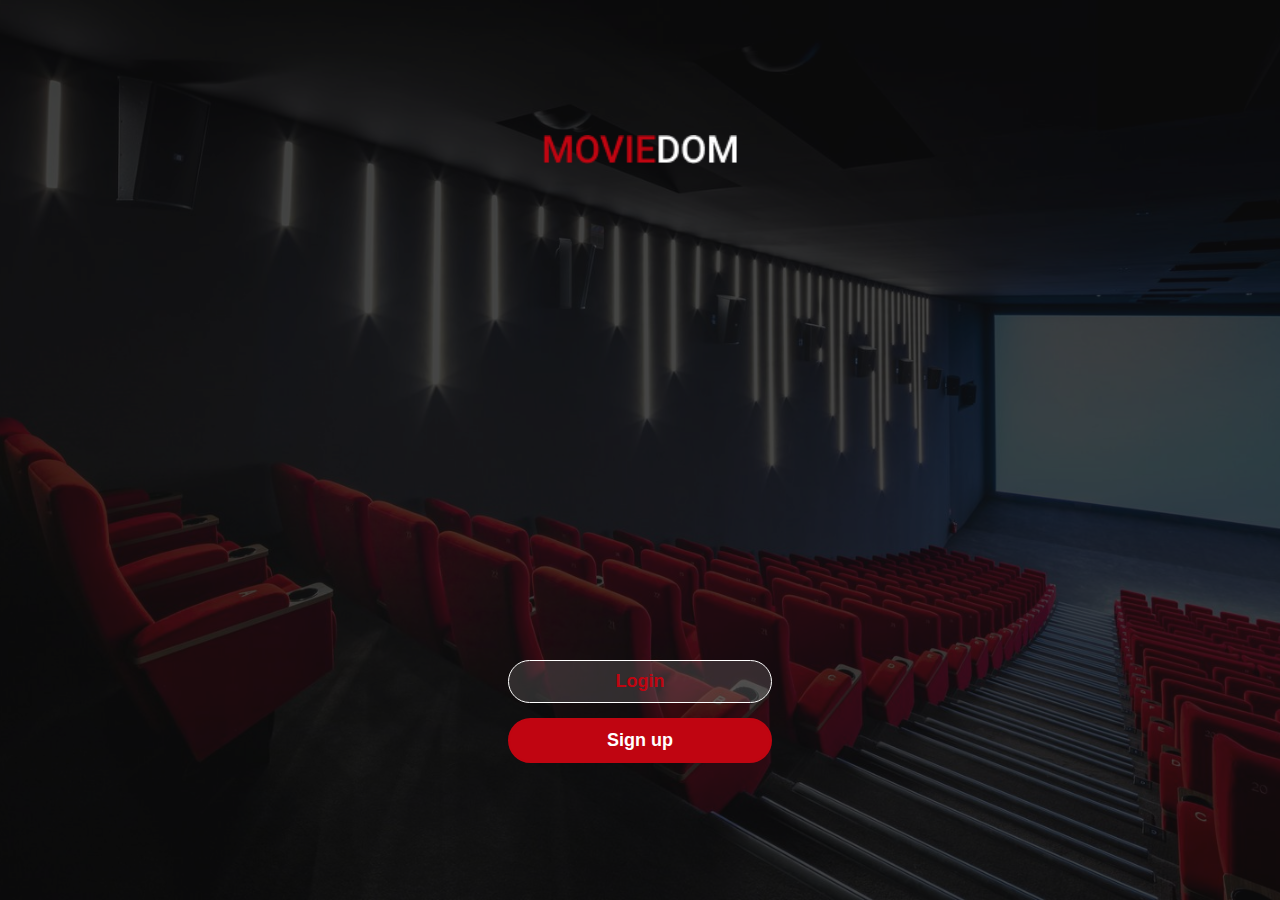
<file: entrance.html>
<!DOCTYPE html>
<html lang="en">
<head>
    <meta charset="UTF-8">
    <meta name="viewport" content="width=device-width, initial-scale=1.0">
    <title>Giris</title>
    <link rel="stylesheet" href="style.css">
</head>
<body>
    <header class="entrance_header">
        <div class="entrance_container bg_shadow">
            <img class="entrance_logo" src="./images/MOVIEDOM.png" alt="">
            <div class="entrance_btns">
                <button class="entrance_login">Login</button>
                <button class="entrance_register">Sign up</button>
            </div>
        </div>
    </header>


    <script src="entrance.js"></script>
</body>
</html>
</file>
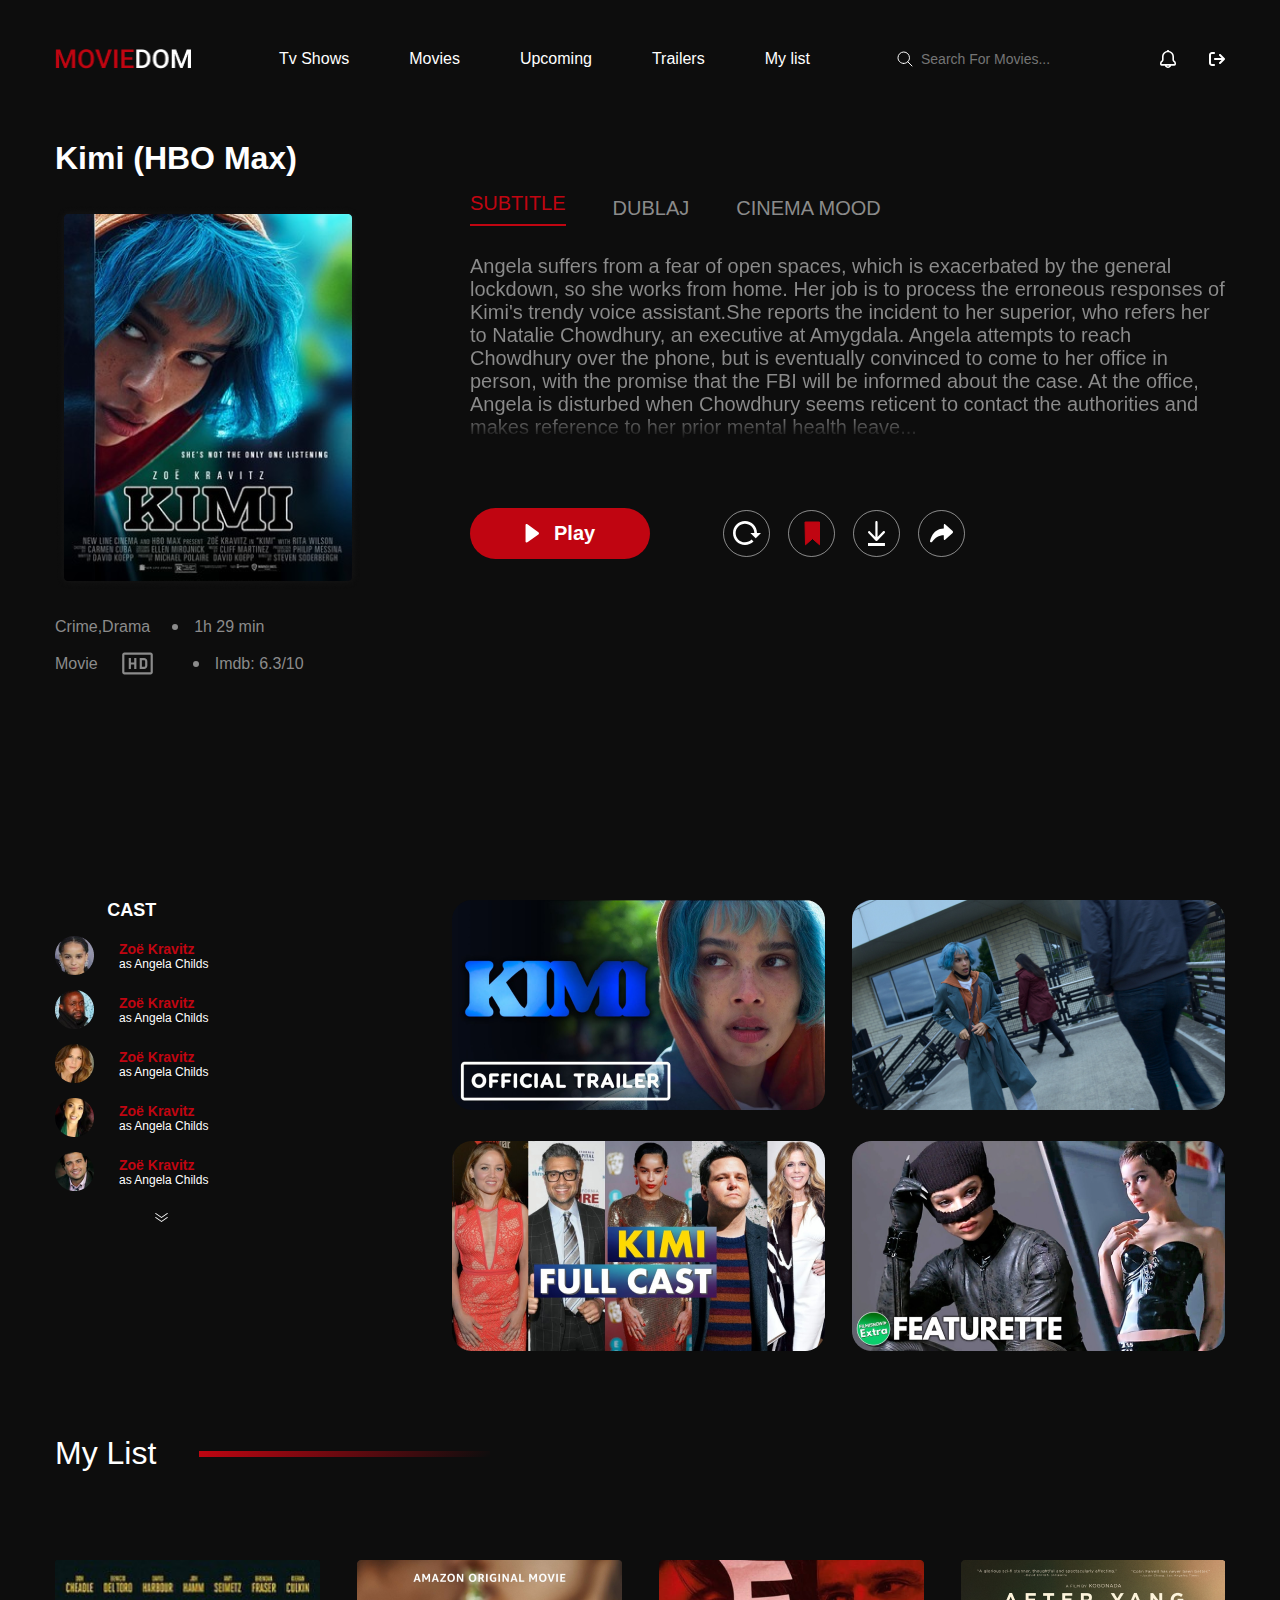
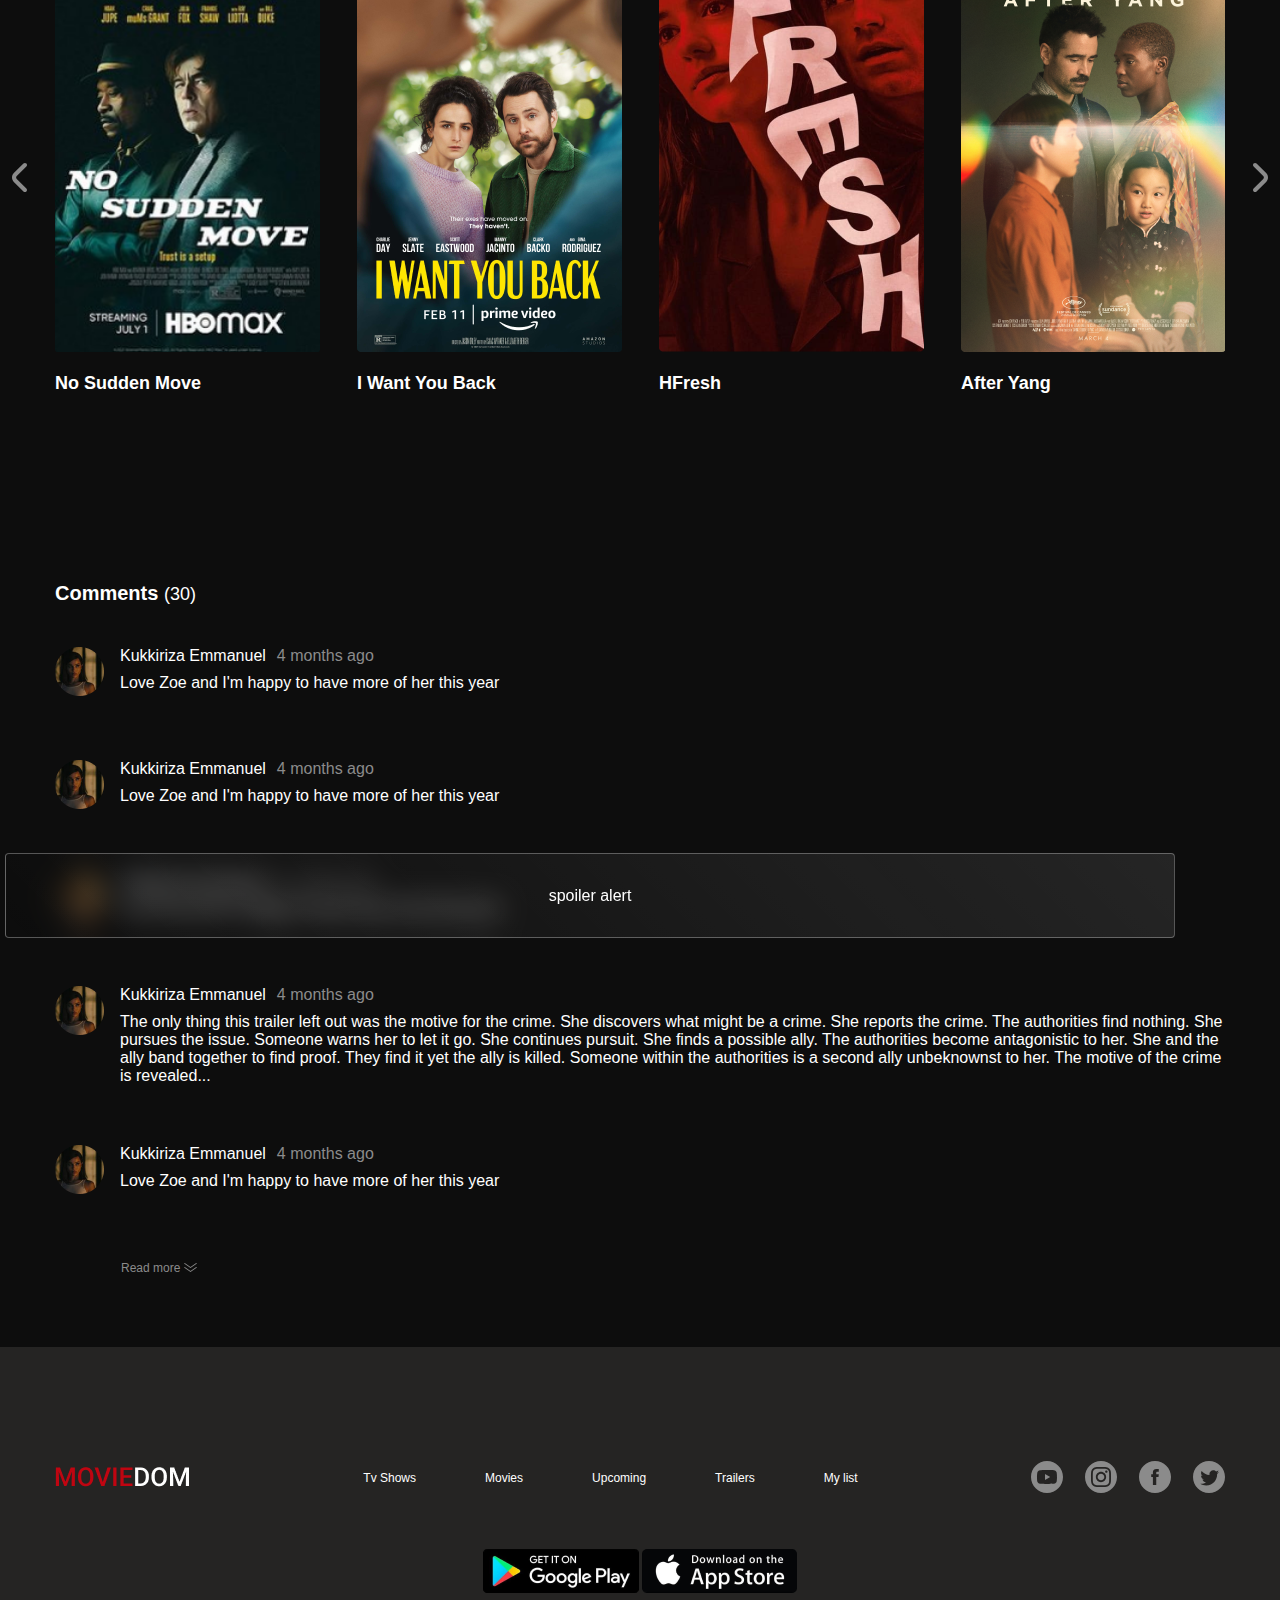
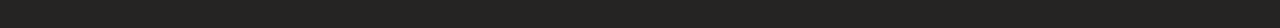
<file: index2.html>
<!DOCTYPE html>
<html lang="en">

<head>
    <meta charset="UTF-8">
    <meta name="viewport" content="width=device-width, initial-scale=1.0">
    <title>Document</title>
    <link rel="stylesheet" href="style.css">
</head>

<body>

    <header class="movies_header">

        <div class="header_head_container container">
            <img class="logo" src="./images/MOVIEDOM.png" alt="">
            <nav>

                <ul class="nav_list">
                    <span class="close_icon">x</span>
                    <li><a href="#">Tv Shows</a></li>
                    <li><a target="_blank" href="./movies.html">Movies</a></li>
                    <li><a href="#">Upcoming</a></li>
                    <li><a href="#">Trailers</a></li>
                    <li><a href="#">My list</a></li>
                </ul>
            </nav>
            <div class="header_icons_parent">
                <div class="header_icons_container">
                    <div class="inp_icon">
                        <svg xmlns="http://www.w3.org/2000/svg" width="16" height="16" viewBox="0 0 16 16" fill="none">
                            <path
                                d="M6.72728 12.4546C9.89037 12.4546 12.4546 9.89037 12.4546 6.72728C12.4546 3.56419 9.89037 1 6.72728 1C3.56419 1 1 3.56419 1 6.72728C1 9.89037 3.56419 12.4546 6.72728 12.4546Z"
                                stroke="white" stroke-miterlimit="10" stroke-linecap="round" stroke-linejoin="round" />
                            <path d="M15 15L10.7783 10.7783" stroke="white" stroke-miterlimit="10"
                                stroke-linecap="round" stroke-linejoin="round" />
                        </svg>
                        <input placeholder="Search For Movies..." type="text">
                    </div>
                    <svg class="ring_bell" xmlns="http://www.w3.org/2000/svg" width="16" height="18" viewBox="0 0 16 18"
                        fill="none">
                        <path
                            d="M14.648 10.7018L14.3 10.4275C14.2065 10.3541 14.1309 10.261 14.079 10.1551C14.0271 10.0493 14.0001 9.93338 14 9.81594V6.64863C13.9995 5.28749 13.5172 3.96867 12.6353 2.91713C11.7534 1.86558 10.5265 1.14645 9.164 0.882386C9.09756 0.629863 8.94736 0.406144 8.73701 0.246413C8.52667 0.0866817 8.26811 0 8.002 0C7.73589 0 7.47733 0.0866817 7.26699 0.246413C7.05664 0.406144 6.90644 0.629863 6.84 0.882386C5.47672 1.14565 4.24894 1.86444 3.36624 2.91606C2.48354 3.96768 2.00065 5.28694 2 6.64863V9.81594C1.99993 9.93338 1.97293 10.0493 1.921 10.1551C1.86908 10.261 1.79355 10.3541 1.7 10.4275L1.352 10.7018C0.931712 11.0311 0.592092 11.4485 0.35812 11.9234C0.124147 12.3983 0.00177343 12.9185 0 13.4458V14.0965C0 14.5124 0.168571 14.9112 0.468629 15.2052C0.768687 15.4993 1.17565 15.6645 1.6 15.6645H4.904C5.08432 16.3339 5.48561 16.926 6.04528 17.3484C6.60495 17.7709 7.29155 18 7.998 18C8.70445 18 9.39105 17.7709 9.95072 17.3484C10.5104 16.926 10.9117 16.3339 11.092 15.6645H14.4C14.8243 15.6645 15.2313 15.4993 15.5314 15.2052C15.8314 14.9112 16 14.5124 16 14.0965V13.4536C15.9994 12.925 15.8776 12.4033 15.6436 11.9269C15.4096 11.4506 15.0693 11.032 14.648 10.7018ZM8 16.4485C7.72078 16.4468 7.44686 16.3736 7.20546 16.2361C6.96407 16.0985 6.76361 15.9015 6.624 15.6645H9.38C9.24005 15.9021 9.03896 16.0995 8.7968 16.237C8.55465 16.3746 8.2799 16.4475 8 16.4485ZM14.4 14.0965H1.6V13.4536C1.60043 13.1599 1.66823 12.87 1.7984 12.6054C1.92856 12.3407 2.11776 12.1082 2.352 11.9249L2.7 11.6505C2.98065 11.4303 3.20723 11.1511 3.36301 10.8336C3.51878 10.516 3.59978 10.1683 3.6 9.81594V6.64863C3.6 5.50503 4.06357 4.40827 4.88873 3.59962C5.71389 2.79098 6.83305 2.33669 8 2.33669C9.16695 2.33669 10.2861 2.79098 11.1113 3.59962C11.9364 4.40827 12.4 5.50503 12.4 6.64863V9.81594C12.3996 10.1689 12.4803 10.5175 12.6361 10.8357C12.7919 11.154 13.0188 11.4338 13.3 11.6544L13.648 11.9288C13.8817 12.1117 14.0706 12.3436 14.2007 12.6075C14.3309 12.8714 14.399 13.1606 14.4 13.4536V14.0965Z"
                            fill="white" />
                    </svg>
                    <div class="logged_container">
                        <p></p>
                        <svg xmlns="http://www.w3.org/2000/svg" height="1em"
                            viewBox="0 0 512 512"><!--! Font Awesome Free 6.4.2 by @fontawesome - https://fontawesome.com License - https://fontawesome.com/license (Commercial License) Copyright 2023 Fonticons, Inc. -->
                            <path
                                d="M502.6 278.6c12.5-12.5 12.5-32.8 0-45.3l-128-128c-12.5-12.5-32.8-12.5-45.3 0s-12.5 32.8 0 45.3L402.7 224 192 224c-17.7 0-32 14.3-32 32s14.3 32 32 32l210.7 0-73.4 73.4c-12.5 12.5-12.5 32.8 0 45.3s32.8 12.5 45.3 0l128-128zM160 96c17.7 0 32-14.3 32-32s-14.3-32-32-32L96 32C43 32 0 75 0 128L0 384c0 53 43 96 96 96l64 0c17.7 0 32-14.3 32-32s-14.3-32-32-32l-64 0c-17.7 0-32-14.3-32-32l0-256c0-17.7 14.3-32 32-32l64 0z" />
                        </svg>
                    </div>
                    <svg class="bars_icon" width="23" height="16" viewBox="0 0 23 16" fill="none"
                        xmlns="http://www.w3.org/2000/svg">
                        <path
                            d="M21.1766 6.58826H1.41177C0.632078 6.58826 0 7.22033 0 8.00003C0 8.77973 0.632078 9.4118 1.41177 9.4118H21.1766C21.9563 9.4118 22.5884 8.77973 22.5884 8.00003C22.5884 7.22033 21.9563 6.58826 21.1766 6.58826Z"
                            fill="white" />
                        <path
                            d="M1.41177 2.82355H21.1766C21.9563 2.82355 22.5884 2.19147 22.5884 1.41177C22.5884 0.632078 21.9563 0 21.1766 0H1.41177C0.632078 0 0 0.632078 0 1.41177C0 2.19147 0.632078 2.82355 1.41177 2.82355Z"
                            fill="white" />
                        <path
                            d="M21.1766 13.1764H1.41177C0.632078 13.1764 0 13.8085 0 14.5882C0 15.3679 0.632078 15.9999 1.41177 15.9999H21.1766C21.9563 15.9999 22.5884 15.3679 22.5884 14.5882C22.5884 13.8085 21.9563 13.1764 21.1766 13.1764Z"
                            fill="white" />
                    </svg>

                </div>
            </div>

        </div>
        <div class="movies_header_middle_container container">
            <div class="movies_header_first_card">
                <h1>Kimi (HBO Max)</h1>
                <div class="kimi_card">
                    <img src="./images/kimi-movie-poster-md 1.png" alt="">
                    <div>
                        <p>Crime,Drama</p>
                        <svg xmlns="http://www.w3.org/2000/svg" width="6" height="6" viewBox="0 0 6 6" fill="none">
                            <circle cx="3" cy="3" r="3" fill="#8B8B8B" />
                        </svg>
                        <p>1h 29 min</p>

                    </div>
                    <div>
                        <p>Movie <svg xmlns="http://www.w3.org/2000/svg" width="35" height="35" viewBox="0 0 35 35"
                                fill="none">
                                <path
                                    d="M30.625 6.5625H4.375C3.79484 6.5625 3.23844 6.79297 2.8282 7.2032C2.41797 7.61344 2.1875 8.16984 2.1875 8.75V26.25C2.1875 26.8302 2.41797 27.3866 2.8282 27.7968C3.23844 28.207 3.79484 28.4375 4.375 28.4375H30.625C31.2052 28.4375 31.7616 28.207 32.1718 27.7968C32.582 27.3866 32.8125 26.8302 32.8125 26.25V8.75C32.8125 8.16984 32.582 7.61344 32.1718 7.2032C31.7616 6.79297 31.2052 6.5625 30.625 6.5625ZM4.375 26.25V8.75H30.625V26.25H4.375Z"
                                    fill="#8B8B8B" />
                                <path
                                    d="M24.0625 12.0312H19.6875V22.9688H24.0625C24.9327 22.9688 25.7673 22.623 26.3827 22.0077C26.998 21.3923 27.3438 20.5577 27.3438 19.6875V15.3125C27.3438 14.4423 26.998 13.6077 26.3827 12.9923C25.7673 12.377 24.9327 12.0312 24.0625 12.0312ZM25.1562 19.6875C25.1562 19.9776 25.041 20.2558 24.8359 20.4609C24.6308 20.666 24.3526 20.7812 24.0625 20.7812H21.875V14.2188H24.0625C24.3526 14.2188 24.6308 14.334 24.8359 14.5391C25.041 14.7442 25.1562 15.0224 25.1562 15.3125V19.6875Z"
                                    fill="#8B8B8B" />
                                <path
                                    d="M14.2188 12.0312V16.4062H10.9375V12.0312H8.75V22.9688H10.9375V18.5938H14.2188V22.9688H16.4062V12.0312H14.2188Z"
                                    fill="#8B8B8B" />
                            </svg></p>
                        <svg xmlns="http://www.w3.org/2000/svg" width="6" height="6" viewBox="0 0 6 6" fill="none">
                            <circle cx="3" cy="3" r="3" fill="#8B8B8B" />
                        </svg>
                        <p>Imdb: 6.3/10</p>

                    </div>
                </div>
            </div>
            <div class="movies_header_second_card">
                <div class="movies_header_butns">
                    <button>SUBTITLE</button>
                    <button>DUBLAJ</button>
                    <button>CINEMA MOOD</button>
                </div>
                <p>Angela suffers from a fear of open spaces, which is exacerbated by the general lockdown, so she works
                    from home. Her job is to process the erroneous responses of Kimi's trendy voice assistant.She
                    reports the incident to her superior, who refers her to Natalie Chowdhury, an executive at Amygdala.
                    Angela attempts to reach Chowdhury over the phone, but is eventually convinced to come to her office
                    in person, with the promise that the FBI will be informed about the case. At the office, Angela is
                    disturbed when Chowdhury seems reticent to contact the authorities and makes reference to her prior
                    mental health leave... </p>
                <div class="movies_header_btns2">
                    <button><svg xmlns="http://www.w3.org/2000/svg" width="14" height="19" viewBox="0 0 14 19"
                            fill="none">
                            <path
                                d="M2.27755 18.3672L2.42469 18.263L13.3903 10.3855C13.7617 10.1191 13.9929 9.7194 13.9929 9.2734C13.9929 8.82739 13.7547 8.42773 13.3903 8.16128L2.44571 0.289613L2.26354 0.156391C2.08837 0.0579224 1.87816 0 1.65395 0C1.04436 0 0.546875 0.428627 0.546875 0.961514V17.5737C0.546875 18.1066 1.04436 18.5352 1.65395 18.5352C1.88517 18.5352 2.10238 18.4715 2.27755 18.3672Z"
                                fill="white" />
                        </svg>Play</button>
                    <div class="movies_header_btns2_inner">
                        <div><svg xmlns="http://www.w3.org/2000/svg" width="28" height="24" viewBox="0 0 28 24"
                                fill="none">
                                <path
                                    d="M0 12C0 18.625 5.371 24 12 24C15.184 24 18.238 22.746 20.531 20.535L18.531 18.535C16.84 20.332 14.481 21.332 12 21.332C3.68 21.332 -0.48 11.282 5.398 5.398C11.278 -0.48 21.332 3.691 21.332 12H17.332L22.664 17.332H22.797L28 12H24C24 5.375 18.625 0 12 0C5.371 0 0 5.375 0 12Z"
                                    fill="white" />
                            </svg></div>
                        <div><svg xmlns="http://www.w3.org/2000/svg" width="16" height="25" viewBox="0 0 16 25"
                                fill="none">
                                <path d="M15.5 1H1.5H1L1.5 23.7514L8.5 17.6383L15.5 23.7514V1Z" fill="#C00511"
                                    stroke="#C00511" />
                            </svg></div>
                        <div><svg xmlns="http://www.w3.org/2000/svg" width="17" height="25" viewBox="0 0 17 25"
                                fill="none">
                                <path
                                    d="M16.9548 22.073H8.47754H0.000296914V25H16.9548V22.073ZM16.6739 10.3675C16.2391 9.91555 15.5338 9.91555 15.0995 10.3675L9.57691 16.1065V1.15747C9.57691 0.517879 9.07768 0 8.46303 0C7.84787 0 7.34949 0.518055 7.34949 1.15764V16.1066L1.90129 10.4454C1.4664 9.99316 0.761442 9.99316 0.326551 10.4454C-0.10885 10.8973 -0.10885 11.63 0.326551 12.0821L7.67557 19.7186C7.70103 19.7457 7.72887 19.7713 7.75722 19.7958C7.77012 19.8067 7.78353 19.8157 7.79694 19.8269C7.8129 19.8383 7.82851 19.8519 7.8443 19.8632C7.86077 19.8743 7.87689 19.8833 7.89285 19.8939C7.90779 19.9034 7.92238 19.9124 7.93783 19.9209C7.95481 19.9308 7.97161 19.9385 7.98841 19.9468C8.00488 19.9547 8.02067 19.9629 8.03645 19.9701C8.05309 19.9771 8.06972 19.9828 8.08653 19.9886C8.10418 19.9953 8.12167 20.0024 8.13949 20.0078C8.15663 20.0131 8.17293 20.017 8.18991 20.0214C8.20824 20.0255 8.22623 20.0316 8.2449 20.0352C8.26442 20.0389 8.28411 20.041 8.30363 20.0447C8.3201 20.0473 8.33623 20.0503 8.35269 20.0521C8.42568 20.0595 8.49952 20.0595 8.57251 20.0521C8.58949 20.0503 8.60494 20.0473 8.62157 20.0447C8.64092 20.041 8.66112 20.0396 8.67997 20.0352C8.69847 20.0315 8.7168 20.0255 8.73496 20.0214C8.75228 20.017 8.76874 20.0131 8.78572 20.0078C8.80354 20.0024 8.82085 19.9953 8.83868 19.9886C8.85599 19.9833 8.87178 19.9777 8.88875 19.9701C8.90505 19.9629 8.92118 19.9547 8.93679 19.9468C8.95377 19.9383 8.97057 19.9306 8.98721 19.9209C9.00265 19.9124 9.01725 19.9025 9.03202 19.8939C9.04865 19.8833 9.06478 19.8745 9.08074 19.8632C9.09703 19.8519 9.11282 19.8383 9.12844 19.8269C9.14134 19.8159 9.15492 19.8069 9.16799 19.7958C9.21025 19.7598 9.2493 19.7187 9.28579 19.6776C9.29869 19.6658 9.31193 19.6545 9.32466 19.6418L16.6737 12.0049C17.1087 11.5519 17.1087 10.8192 16.6739 10.3675Z"
                                    fill="white" />
                            </svg></div>
                        <div><svg xmlns="http://www.w3.org/2000/svg" width="23" height="19" viewBox="0 0 23 19"
                                fill="none">
                                <path
                                    d="M22.6553 7.12373L15.0722 0.23001C14.4977 -0.344467 13.8084 0.23001 13.8084 1.14917V4.59603C8.40829 4.59603 3.81248 7.928 1.62946 12.4089C0.825196 13.9026 0.365615 15.5111 0.0209288 17.1196C-0.208862 18.2686 1.51457 18.8431 2.20394 17.809C4.73164 13.7877 8.98277 11.1451 13.8084 11.1451V14.9366C13.8084 15.8558 14.4977 16.4303 15.0722 15.8558L22.6553 8.96206C23.1149 8.50248 23.1149 7.58331 22.6553 7.12373Z"
                                    fill="white" />
                            </svg></div>
                    </div>
                </div>
            </div>

        </div>
    </header>
    <main>
        <div class="main_container container">
            <div class="comment_container ">
                <h2 class="main_p">CAST</h2>
                <div class="comments_content">
                    <img src="./images/Ellipse 10.png" alt="">
                    <div>
                        <p class="first_p">Zoë Kravitz</p>
                        <p class="second_p">as Angela Childs</p>
                    </div>

                </div>
                <div class="comments_content">
                    <img src="./images/Ellipse 11.png" alt="">
                    <div>
                        <p class="first_p">Zoë Kravitz</p>
                        <p class="second_p">as Angela Childs</p>
                    </div>

                </div>
                <div class="comments_content"> <img src="./images/Ellipse 12.png" alt="">
                    <div>
                        <p class="first_p">Zoë Kravitz</p>
                        <p class="second_p">as Angela Childs</p>
                    </div>
                </div>
                <div class="comments_content"><img src="./images/Ellipse 18 (2).png" alt="">
                    <div>
                        <p class="first_p">Zoë Kravitz</p>
                        <p class="second_p">as Angela Childs</p>
                    </div>
                </div>
                <div class="comments_content">
                    <img src="./images/Ellipse 19.png" alt="">
                    <div>
                        <p class="first_p">Zoë Kravitz</p>
                        <p class="second_p">as Angela Childs</p>
                    </div>
                </div>
                <svg xmlns="http://www.w3.org/2000/svg" width="13" height="9" viewBox="0 0 13 9" fill="none">
                    <path d="M12.2119 4L13 4.53906L6.5 9L0 4.53906L0.784063 4L6.5 7.91927L12.2119 4Z" fill="white" />
                    <path d="M12.2119 0L13 0.539062L6.5 5L0 0.539062L0.784063 0L6.5 3.91927L12.2119 0Z" fill="white" />
                </svg>
            </div>
            <div class="videos_container_second">

                <div class="video_card_second">
                    <img src="./images/image 13.png" alt="">

                </div>
                <div class="video_card_second">
                    <img src="./images/image 14 (2).png" alt="">

                </div>


                <div class="video_card_second">
                    <img src="./images/image 15.png" alt="">

                </div>
                <div class="video_card_second">
                    <img src="./images/image 14.png" alt="">

                </div>


            </div>
        </div>
        <section>
            <div class="section_header_container container">
                <div class="section_header">
                    <h2>My List</h2>
                    <div></div>
                </div>
            </div>
            <div class="slider_parent_container slider_my_list">
                <svg class="left_slider_icon" xmlns="http://www.w3.org/2000/svg" width="15" height="29"
                    viewBox="0 0 15 29" fill="none">
                    <path
                        d="M1.83468 10.1092L11.433 0.602298C11.8248 0.216529 12.3548 0 12.9072 0C13.4596 0 13.9896 0.216529 14.3814 0.602298C14.5774 0.794845 14.733 1.02392 14.8392 1.27632C14.9453 1.52872 15 1.79944 15 2.07287C15 2.3463 14.9453 2.61702 14.8392 2.86942C14.733 3.12181 14.5774 3.35089 14.3814 3.54344L4.76225 13.0297C4.56626 13.2222 4.41069 13.4513 4.30453 13.7037C4.19836 13.9561 4.1437 14.2268 4.1437 14.5002C4.1437 14.7737 4.19836 15.0444 4.30453 15.2968C4.41069 15.5492 4.56626 15.7783 4.76225 15.9708L14.3814 25.457C14.7752 25.8443 14.9975 26.3707 14.9995 26.9203C15.0015 27.4699 14.7829 27.9978 14.3919 28.3878C14.0009 28.7778 13.4695 28.998 12.9146 29C12.3597 29.0019 11.8267 28.7854 11.433 28.3982L1.83468 18.8912C0.659876 17.7262 0 16.1469 0 14.5002C0 12.8536 0.659876 11.2743 1.83468 10.1092Z"
                        fill="white" fill-opacity="0.52" />
                </svg>
                <div id="popular_move_container" class="slider_container container">
                    <div class="slider_card">
                        <img src="./images/image 16 (1).png" alt="">
                        <h3>No Sudden Move</h3>
                    </div>
                    <div class="slider_card">
                        <img src="./images/image 16 (2).png" alt="">
                        <h3> I Want You Back</h3>
                    </div>
                    <div class="slider_card">
                        <img src="./images/image 17.png" alt="">
                        <h3>HFresh</h3>

                    </div>
                    <div class="slider_card">
                        <img src="./images/image 17 (1).png" alt="">
                        <h3>After Yang</h3>
                    </div>
                </div>
                <svg class="right_slider_icon" xmlns="http://www.w3.org/2000/svg" width="15" height="29"
                    viewBox="0 0 15 29" fill="none">
                    <path
                        d="M13.1653 10.1092L3.56705 0.602298C3.17525 0.216529 2.64524 0 2.0928 0C1.54035 0 1.01035 0.216529 0.618552 0.602298C0.422554 0.794845 0.266987 1.02392 0.160823 1.27632C0.0546589 1.52872 0 1.79944 0 2.07287C0 2.3463 0.0546589 2.61702 0.160823 2.86942C0.266987 3.12181 0.422554 3.35089 0.618552 3.54344L10.2377 13.0297C10.4337 13.2222 10.5893 13.4513 10.6955 13.7037C10.8016 13.9561 10.8563 14.2268 10.8563 14.5002C10.8563 14.7737 10.8016 15.0444 10.6955 15.2968C10.5893 15.5492 10.4337 15.7783 10.2377 15.9708L0.618552 25.457C0.224785 25.8443 0.00246735 26.3707 0.000506541 26.9203C-0.00145427 27.4699 0.217104 27.9978 0.608098 28.3878C0.999093 28.7778 1.5305 28.998 2.08541 29C2.64032 29.0019 3.17328 28.7854 3.56705 28.3982L13.1653 18.8912C14.3401 17.7262 15 16.1469 15 14.5002C15 12.8536 14.3401 11.2743 13.1653 10.1092Z"
                        fill="white" fill-opacity="0.52" />
                </svg>
            </div>
        </section>

        <div class="end_comments_container container">
            <h4>Comments <span>(30)</span> </h4>
            <div class="coment_card">
                <div class="comment_card_img">
                    <img src="./images/Ellipse 13.png" alt="">
                </div>
                <div class="comment_text_container">
                    <div class="comment_p">
                        <h5>Kukkiriza Emmanuel</h5>
                        <span>4 months ago</span>
                    </div>
                    <p>Love Zoe and I'm happy to have more of her this year</p>
                </div>
              
            </div>
            <div class="coment_card">
                <div class="comment_card_img">
                    <img src="./images/Ellipse 13.png" alt="">
                </div>
                <div class="comment_text_container">
                    <div class="comment_p">
                        <h5>Kukkiriza Emmanuel</h5>
                        <span>4 months ago</span>
                    </div>
                    <p>Love Zoe and I'm happy to have more of her this year</p>
                </div>
              
            </div>
            
            <div class="coment_card">
                <div class="comment_card_img">
                    <img src="./images/Ellipse 13.png" alt="">
                </div>
                <div class="comment_text_container">
                    <div class="comment_p">
                        <h5>Kukkiriza Emmanuel</h5>
                        <span>4 months ago</span>
                    </div>
                    <p>Love Zoe and I'm happy to have more of her this year</p>
                </div>
                <div class="card_position">
                    spoiler alert
                </div>
              
            </div>
            
            <div class="coment_card">
                <div class="comment_card_img">
                    <img src="./images/Ellipse 13.png" alt="">
                </div>
                <div class="comment_text_container">
                    <div class="comment_p">
                        <h5>Kukkiriza Emmanuel</h5>
                        <span>4 months ago</span>
                    </div>
                    <p>The only thing this trailer left out was the motive for the crime. 
                        She discovers what might be a crime. She reports the crime. The authorities find nothing. She pursues the issue. Someone warns her to let it go. She continues pursuit. She finds a possible ally. The authorities become antagonistic to her. She and the ally band together to find proof. They find it yet the ally is killed. Someone within the authorities is a second ally unbeknownst to her. The motive of the crime is revealed...</p>
                </div>
              
            </div>
            
            <div class="coment_card">
                <div class="comment_card_img">
                    <img src="./images/Ellipse 13.png" alt="">
                </div>
                <div class="comment_text_container">
                    <div class="comment_p">
                        <h5>Kukkiriza Emmanuel</h5>
                        <span>4 months ago</span>
                    </div>
                    <p>Love Zoe and I'm happy to have more of her this year</p>
                </div>
              
            </div>
            

            
           
                <button class="read_more">Read more  <svg xmlns="http://www.w3.org/2000/svg" width="13" height="9" viewBox="0 0 13 9" fill="none">
                    <path d="M12.2119 4L13 4.53906L6.5 9L0 4.53906L0.784063 4L6.5 7.91927L12.2119 4Z" fill="#8B8B8B" />
                    <path d="M12.2119 0L13 0.539062L6.5 5L0 0.539062L0.784063 0L6.5 3.91927L12.2119 0Z"
                        fill="#8B8B8B" />
                </svg></button>
               
            
        </div>
    </main>
    <footer>
        <div class="footer_container container">
            <img src="./images/MOVIEDOM.png" alt="">

            <ul class="nav_list_last">
                <li><a href="">Tv Shows</a></li>
                <li><a href="">Movies</a></li>
                <li><a href="">Upcoming</a></li>
                <li><a href="">Trailers</a></li>
                <li><a href="">My list</a></li>
            </ul>

            <div class="four_icons">
                <svg width="32" height="32" viewBox="0 0 32 32" fill="none" xmlns="http://www.w3.org/2000/svg">
                    <path fill-rule="evenodd" clip-rule="evenodd"
                        d="M16 0C24.8306 0 32 7.16938 32 16C32 24.8306 24.8306 32 16 32C7.16938 32 0 24.8306 0 16C0 7.16938 7.16938 0 16 0ZM25.5822 11.1861C25.3522 10.3256 24.6746 9.648 23.8141 9.418C22.2542 9 16 9 16 9C16 9 9.74581 9 8.18594 9.418C7.32563 9.648 6.64781 10.3256 6.41781 11.1861C6 12.7458 6 16.0001 6 16.0001C6 16.0001 6 19.2543 6.41781 20.8139C6.64781 21.6744 7.32563 22.3523 8.18594 22.5822C9.74581 23 16 23 16 23C16 23 22.2542 23 23.8141 22.5822C24.6746 22.3523 25.3522 21.6744 25.5822 20.8139C26 19.2543 26 16.0001 26 16.0001C26 16.0001 26 12.7458 25.5822 11.1861ZM13.9999 19.0002V13.0001L19.196 16.0001L13.9999 19.0002Z"
                        fill="#8B8B8B" />
                </svg>
                <svg width="32" height="32" viewBox="0 0 32 32" fill="none" xmlns="http://www.w3.org/2000/svg">
                    <path fill-rule="evenodd" clip-rule="evenodd"
                        d="M16 0C24.8306 0 32 7.16938 32 16C32 24.8306 24.8306 32 16 32C7.16938 32 0 24.8306 0 16C0 7.16938 7.16938 0 16 0ZM16 6C13.2842 6 12.9436 6.0115 11.877 6.06019C10.8126 6.10875 10.0857 6.27781 9.44956 6.525C8.792 6.78056 8.23431 7.1225 7.67837 7.67844C7.12244 8.23438 6.7805 8.79206 6.52494 9.44963C6.27775 10.0857 6.10875 10.8126 6.06012 11.877C6.0115 12.9436 6 13.2842 6 16C6 18.7158 6.0115 19.0564 6.06012 20.123C6.10875 21.1874 6.27775 21.9143 6.52494 22.5504C6.7805 23.2079 7.12244 23.7656 7.67837 24.3216C8.23431 24.8776 8.792 25.2195 9.44956 25.4751C10.0857 25.7222 10.8126 25.8912 11.877 25.9398C12.9436 25.9885 13.2842 26 16 26C18.7158 26 19.0564 25.9885 20.123 25.9398C21.1874 25.8912 21.9143 25.7222 22.5504 25.4751C23.2079 25.2195 23.7656 24.8776 24.3216 24.3216C24.8776 23.7656 25.2195 23.2079 25.4751 22.5504C25.7222 21.9143 25.8912 21.1874 25.9398 20.123C25.9885 19.0564 26 18.7158 26 16C26 13.2842 25.9885 12.9436 25.9398 11.877C25.8912 10.8126 25.7222 10.0857 25.4751 9.44963C25.2195 8.79206 24.8776 8.23438 24.3216 7.67844C23.7656 7.1225 23.2079 6.78056 22.5504 6.525C21.9143 6.27781 21.1874 6.10875 20.123 6.06019C19.0564 6.0115 18.7158 6 16 6ZM16 7.80181C18.6701 7.80181 18.9864 7.812 20.0409 7.86013C21.0159 7.90462 21.5453 8.0675 21.8977 8.20444C22.3645 8.38581 22.6976 8.60256 23.0475 8.9525C23.3975 9.30238 23.6142 9.63556 23.7956 10.1023C23.9325 10.4547 24.0954 10.9841 24.1399 11.9591C24.188 13.0136 24.1982 13.3299 24.1982 16C24.1982 18.6701 24.188 18.9864 24.1399 20.0409C24.0954 21.0159 23.9325 21.5453 23.7956 21.8977C23.6142 22.3645 23.3975 22.6976 23.0475 23.0475C22.6976 23.3975 22.3645 23.6142 21.8977 23.7956C21.5453 23.9325 21.0159 24.0954 20.0409 24.1399C18.9866 24.188 18.6703 24.1982 16 24.1982C13.3297 24.1982 13.0135 24.188 11.9591 24.1399C10.9841 24.0954 10.4547 23.9325 10.1023 23.7956C9.6355 23.6142 9.30237 23.3975 8.95244 23.0475C8.6025 22.6976 8.38581 22.3645 8.20444 21.8977C8.0675 21.5453 7.90456 21.0159 7.86006 20.0409C7.81194 18.9864 7.80181 18.6701 7.80181 16C7.80181 13.3299 7.81194 13.0136 7.86006 11.9591C7.90456 10.9841 8.0675 10.4547 8.20444 10.1023C8.38581 9.63556 8.6025 9.30238 8.95244 8.9525C9.30237 8.60256 9.6355 8.38581 10.1023 8.20444C10.4547 8.0675 10.9841 7.90462 11.9591 7.86013C13.0136 7.812 13.3299 7.80181 16 7.80181ZM16 10.8649C13.1639 10.8649 10.8649 13.1639 10.8649 16C10.8649 18.8361 13.1639 21.1351 16 21.1351C18.8361 21.1351 21.1351 18.8361 21.1351 16C21.1351 13.1639 18.8361 10.8649 16 10.8649ZM16 19.3333C14.1591 19.3333 12.6667 17.8409 12.6667 16C12.6667 14.1591 14.1591 12.6667 16 12.6667C17.8409 12.6667 19.3333 14.1591 19.3333 16C19.3333 17.8409 17.8409 19.3333 16 19.3333ZM22.5381 10.662C22.5381 11.3247 22.0007 11.8619 21.338 11.8619C20.6753 11.8619 20.1381 11.3247 20.1381 10.662C20.1381 9.99925 20.6753 9.462 21.338 9.462C22.0007 9.462 22.5381 9.99925 22.5381 10.662Z"
                        fill="#8B8B8B" />
                </svg>
                <svg width="32" height="32" viewBox="0 0 32 32" fill="none" xmlns="http://www.w3.org/2000/svg">
                    <path
                        d="M16 0C7.164 0 0 7.164 0 16C0 24.836 7.164 32 16 32C24.836 32 32 24.836 32 16C32 7.164 24.836 0 16 0ZM19.488 15.999H17.249V24.123H13.892V16H12.215V13.2H13.892V11.519C13.892 9.235 14.839 7.877 17.529 7.877H19.769V10.677H18.369C17.322 10.677 17.252 11.069 17.252 11.798L17.249 13.2H19.785L19.488 15.999Z"
                        fill="#8B8B8B" />
                </svg>
                <svg width="32" height="32" viewBox="0 0 32 32" fill="none" xmlns="http://www.w3.org/2000/svg">
                    <path fill-rule="evenodd" clip-rule="evenodd"
                        d="M16 0C24.8306 0 32 7.16938 32 16C32 24.8306 24.8306 32 16 32C7.16938 32 0 24.8306 0 16C0 7.16938 7.16938 0 16 0ZM13.1818 24.5099C20.262 24.5099 24.1333 18.643 24.1333 13.5584C24.1333 13.3908 24.1333 13.2232 24.1253 13.0635C24.8756 12.5208 25.5302 11.8422 26.049 11.068C25.3626 11.3713 24.6202 11.5789 23.8379 11.6746C24.6362 11.1957 25.2428 10.4454 25.5302 9.54344C24.7878 9.98244 23.9657 10.3017 23.0876 10.4773C22.3852 9.727 21.3874 9.26406 20.2779 9.26406C18.1547 9.26406 16.4306 10.9882 16.4306 13.1114C16.4306 13.4148 16.4625 13.7101 16.5343 13.9894C13.3335 13.8298 10.4998 12.2972 8.60013 9.96644C8.27281 10.5332 8.08125 11.1957 8.08125 11.8981C8.08125 13.2311 8.75975 14.4125 9.79744 15.0989C9.16681 15.083 8.57613 14.9074 8.05731 14.6201V14.6679C8.05731 16.5357 9.38231 18.0843 11.1464 18.4435C10.8271 18.5312 10.4839 18.5792 10.1327 18.5792C9.88519 18.5792 9.64575 18.5553 9.40631 18.5073C9.89319 20.0399 11.314 21.1494 12.9983 21.1813C11.6812 22.2111 10.0209 22.8257 8.21694 22.8257C7.90562 22.8257 7.60231 22.8097 7.299 22.7698C8.98325 23.8713 11.0107 24.5099 13.1818 24.5099Z"
                        fill="#8B8B8B" />
                </svg>

            </div>

        </div>
        <div class="footer_end_container container">
            <img src="./images/36c3e723-bfa0-4b28-8c26-5a07650be418.png" alt="">
            <img src="./images/280ae31b-5ec7-46e0-ba15-8fb88eac4bc9.png" alt="">
        </div>
    </footer>


</body>

</html>
</file>
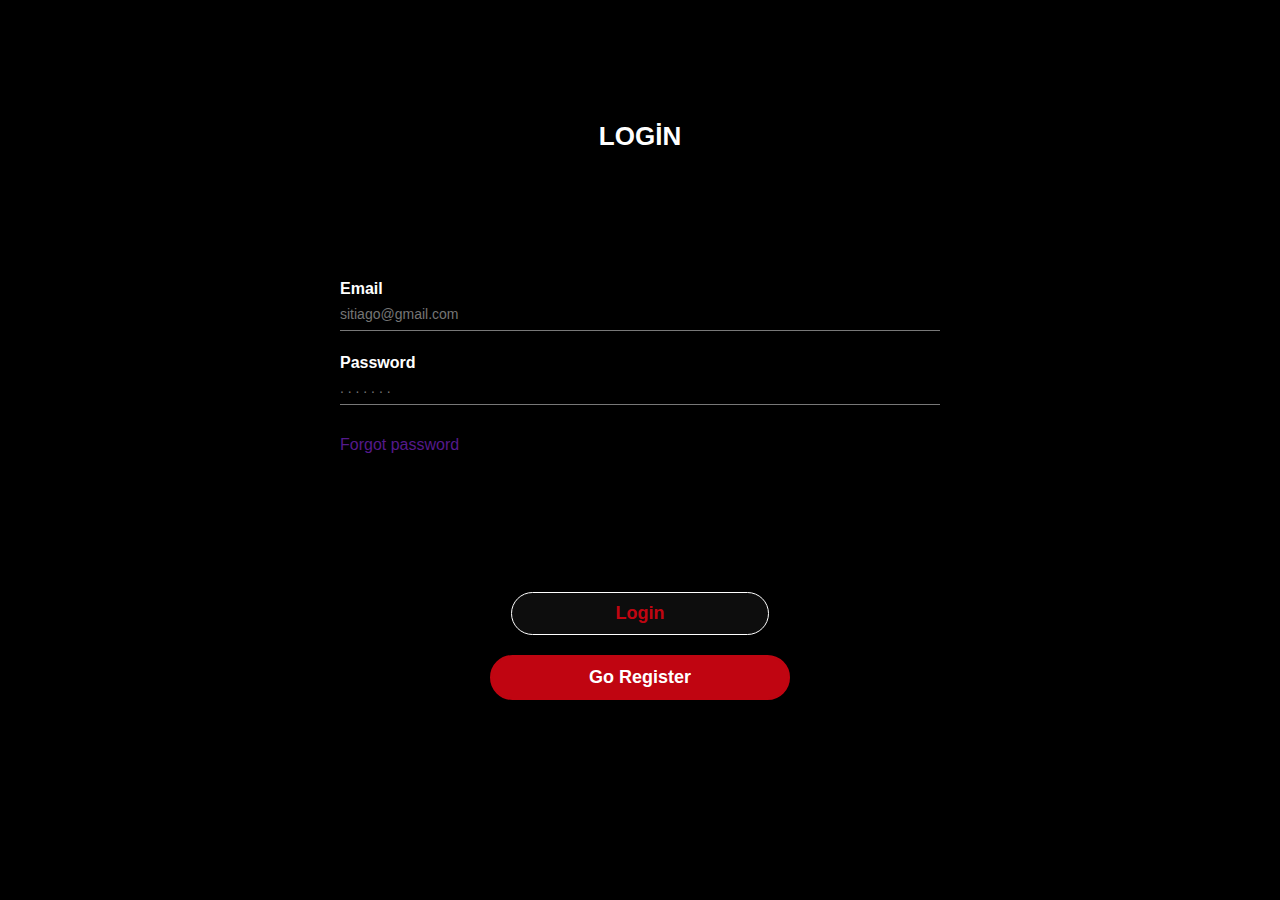
<file: login.html>
<!DOCTYPE html>
<html lang="en">

<head>
    <meta charset="UTF-8">
    <meta name="viewport" content="width=device-width, initial-scale=1.0">
    <title>Document</title>
    <link rel="stylesheet" href="style.css">
</head>

<body>
    <header class="login_header">
        <div class="login_container">
            <h1>LOGİN</h1>
            <form onsubmit="loginSubmit(event)">
                <div>
                    <label for="">Email</label>
                    <input required class="login_email" placeholder="sitiago@gmail.com" type="email">
                </div>
                <div>
                    <label for="">Password</label>
                    <input required class="login_psw" placeholder=". . . . . . ." type="password">
                </div>
                <a href="">Forgot password</a>
                <p class="login_err"></p>
                <button class="end_login_btn">Login</button>
            </form>
            <button class="end_reg_btn">Go Register</button>
        </div>
    </header>
    <script src="data.js"></script>
    <script src="login.js"></script>
</body>

</html>
</file>
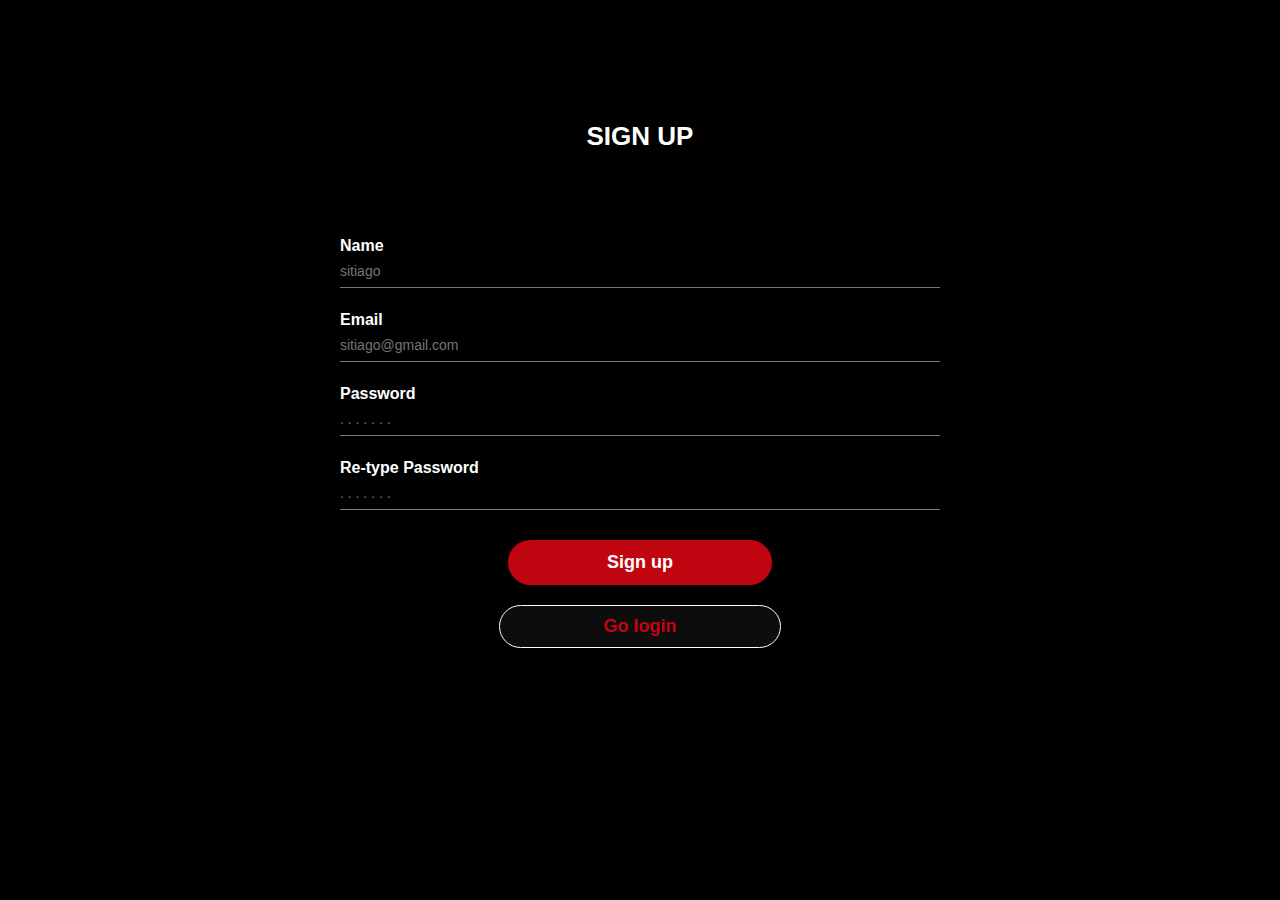
<file: register.html>
<!DOCTYPE html>
<html lang="en">

<head>
    <meta charset="UTF-8">
    <meta name="viewport" content="width=device-width, initial-scale=1.0">
    <title>Document</title>
    <link rel="stylesheet" href="style.css">
</head>

<body>
    <header class="header_register">
        <div class="register_container">
            <h1>SIGN UP</h1>
            <form onsubmit="regSubmut(event)">
                <div>
                    <label for="">Name</label>
                    <input required class="register_name" placeholder="sitiago"type="text">
                </div>
                <div>
                    <label for="">Email</label>
                    <input required class="register_email" placeholder="sitiago@gmail.com"type="email">
                </div>
                <div>
                    <label for="">Password</label>
                    <input required class="register_psw" placeholder=". . . . . . ."type="password">
                </div>
                <div>
                    <label for="">Re-type Password</label>
                    <input required class="register_re_type_psw" placeholder=". . . . . . ."type="password">
                </div>
                <p class="register_err"></p>
                <button class="end_reg_btn">Sign up</button>

            </form>
        
            <button class="end_login_btn">Go login</button>

        </div>
    </header>

<script src="data.js"></script>
<script src="register.js"></script>
</body>

</html>
</file>
<file: style.css>
:root {
    --white: #fff;
    --black: #000;
    --red: #C00511;
    --gray: #C4C4C4;
    --dark: #0D0D0D;
    --darkgray: #252423;
    --lightgray: #8B8B8B;




}

* {
    margin: 0;
    padding: 0;
    box-sizing: border-box;
}

ul li {
    list-style: none;
}

a {
    text-decoration: none;
}

html {
    font-size: 10px;

}

body {
    font-size: 1.6rem;
    font-family: 'Roboto', sans-serif;
}

.main_header {
    width: 100%;
    height: 100vh;
    background: url("./images/image\ 1\ \(1\).png");
    background-repeat: no-repeat;
    background-size: cover;
    background-position: top;
}

.bg_shadow {
    background: rgba(13, 13, 13, 0.77);
    height: 100%;
}

.header_head_container {
    display: flex;
    justify-content: space-between;
    align-items: center;
    padding-top: 49px;
}

.container {
    max-width: 1170px;
    margin-left: auto;
    margin-right: auto;
}

.nav_list {
    display: flex;
    gap: 60px;
}

.nav_list li a {
    color: var(--white);
    font-size: 1.6rem;
    font-weight: 400;
}

.header_icons_container {
    display: flex;
}

.ring_bell {
    margin-right: 28px;
    margin-left: 58px;
}

.bars_icon {
    display: none;
    width: 18px;
    margin-left: 8px;
}

.logo {
    width: 137px;
}

.inp_icon input {
    background: none;
    border: none;
    outline: none;
    color: var(--white);
    font-size: 1.4rem;
    font-weight: 200;
}

.inp_icon {
    display: flex;
    align-items: center;
    gap: 8px;
}

.header_middle_container {
    margin-top: 153px;
}

.header_middle_container h1 {
    color: var(--white);
    font-family: 'Rubik Mono One', sans-serif;
    font-size: 5.4rem;
    font-weight: 400;
    margin-bottom: 23px;
}

.header_first_list {
    display: flex;
    gap: 12px;
    color: var(--white);
    text-align: center;
    font-size: 1.8rem;
    font-weight: 300;
    margin-bottom: 35px;
}


.header_first_list li:not(:last-child) {
    border-right: 1px solid var(--white);
    padding-right: 12px;
}

.header_middle_container p {
    max-width: 445px;
    color: var(--white);
    font-size: 1.6rem;
    font-weight: 300;
    line-height: 22px;
    margin-bottom: 45px;
}

.header_second_list {
    display: flex;
    /* align-items: center; */
    margin-bottom: 47px;
    gap: 34px;

}

.header_second_list li {
    color: var(--white);
    font-size: 1.8rem;
    font-weight: 300px;
    display: flex;
    align-items: center;
    gap: 5px;
}

.header_btns button:first-child {
    border-radius: 99px;
    background: rgba(207, 0, 15, 0.90);
    color: var(--white);
    font-size: 1.8rem;
    font-weight: 500;
    border: none;
    padding: 16px 36px;
    display: flex;
    align-items: center;
    gap: 14px;
}

.header_btns {
    display: flex;
    gap: 47px;
}

.header_btns button:last-child {
    border-radius: 99px;
    border: 0.3px solid rgba(255, 255, 255, 0.30);
    background: linear-gradient(225deg, rgba(255, 255, 255, 0.10) 0%, rgba(255, 255, 255, 0.00) 100%);
    backdrop-filter: blur(15px);
    padding: 16px 36px;
    color: var(--red);
    font-size: 1.8rem;
    font-weight: 500;
    display: flex;
    align-items: center;
    gap: 11px;
}

main {
    background: var(--dark)
}

.section_header div {
    background: linear-gradient(140deg, #C00511 0%, rgba(192, 5, 17, 0.00) 100%);
    width: 291px;
    height: 6px;
}

.section_header {
    display: flex;
    align-items: center;
    gap: 43px;
    padding-top: 80px;
}

.section_header_container button {
    background: none;
    border: none;
    color: var(--gray);
    font-size: 1.6rem;
    font-weight: 500;
    display: block;
    margin-left: auto;
    margin-top: 30px;
    margin-bottom: 32px;

}

.section_header h2 {
    color: var(--white);
    font-size: 3.2rem;
    font-weight: 500;
}

.videos_container {
    display: grid;
    grid-template-columns: repeat(auto-fill, minmax(358px, 1fr));
    gap: 48px;

}

.video_card {
    min-width: 358px;
}

.video_card video {
    width: 100%;
}

.video_card h3 {
    color: var(--white);
    font-size: 1.8rem;
    font-weight: 800;
    margin-top: 17px;
}

.slider_parent_container {
    display: flex;
    max-width: 1256px;
    margin-left: auto;
    margin-right: auto;
    align-items: center;
}

.slider_container {
    display: flex;
    gap: 37px;
    overflow: hidden;

}

.slider_card {
    min-width: 265px;
    transition: 1s ease-in-out;
}

.slider_card img {
    width: 100%;
    height: 392px;
    object-fit: cover;

}

.slider_card h3 {
    color: var(--white);
    font-size: 1.8rem;
    font-weight: 800;
    margin-top: 17px;

}

.load_btn {
    display: block;
    margin-left: 155px;
    color: var(--white);
    font-family: Inter;
    font-size: 1.rem;
    font-weight: 500;
    border-radius: 99px;
    background: var(--red);
    padding: 10px 20px;
    margin-top: 52px;
    border: none;
}

.load_btn:last-child {
    margin-bottom: 74px;
    display: inline-block;
}

footer {
    background: var(--darkgray);
    padding-top: 114px;
    padding-bottom: 35px;

}

.footer_container {
    display: flex;
    /* justify-content: center;*/
    align-items: center;
    justify-content: space-between;
}

.footer_end_container {
    /* background-color: red; */
    display: flex;
    justify-content: center;
    gap: 3px;
    margin-top: 56px;
}

.nav_list_last {
    display: flex;
    gap: 69px;
}

.nav_list_last li a {
    color: var(--white);
    font-size: 1.2rem;
    font-weight: 500;
}

.footer_container img {
    color: var(--red);
    font-size: 2.6rem;
    font-weight: 500;
}

.four_icons {
    max-width: 194px;
    display: flex;
    gap: 22px;
}






.entrance_header {
    background: url('./images/1c9404744343cc0246b8663bfcf981f8.jpg');
    background-repeat: no-repeat;
    background-size: cover;
    background-position: center;
    height: 100vh;
}

.entrance_container {
    display: flex;
    flex-direction: column;
    align-items: center;
    justify-content: space-between;
    padding-top: 135px;
    padding-bottom: 137px;
}

.entrance_btns {
    display: flex;
    flex-direction: column;
    gap: 15px;
}

.entrance_btns button:first-child {
    border-radius: 90px;
    border: 1px solid var(--white);
    background: rgba(217, 217, 217, 0.16);
    padding: 10px 105px;
    color: var(--red);
    font-size: 1.8rem;
    font-weight: 700;
}

.entrance_btns button:last-child {
    border-radius: 90px;
    border: 2px solid var(--red);
    background: var(--red);
    padding: 10px 97px;
    color: var(--white);
    font-size: 1.8rem;
    font-weight: 700;
}

.entrance_logo {
    width: 195px;
}

.login_header {
    height: 100vh;
    background-color: var(--black);
}

.login_container {
    padding-top: 121px;
}


.login_container h1 {
    color: var(--white);
    font-size: 2.6rem;
    font-weight: 700;
    text-align: center;
    margin-bottom: 128px;
}

.login_container label {
    color: var(--white);
    font-size: 1.6rem;
    font-weight: 700;
}

.login_container div {
    display: flex;
    flex-direction: column;
    gap: 8px;

}

.login_container div:nth-child(2) {
    margin-bottom: 31px;
    margin-top: 23px;
}

.login_container form {
    max-width: 600px;
    margin-left: auto;
    margin-right: auto;
}

.login_container input,
.register_container input {
    background: none;
    outline: none;
    border: none;
    border-bottom: 1px solid rgba(196, 196, 196, 0.61);
    padding-bottom: 8px;
    color: var(--lightgray);
    font-size: 1.4rem;
    font-weight: 400;
}

.end_login_btn {
    background-color: var(--dark);
    display: flex;
    margin-left: auto;
    margin-right: auto;
    margin-top: 138px;
    /* margin-bottom: 165px; */
    padding: 10px 104px;
    border-radius: 90px;
    color: var(--red);
    font-size: 1.8rem;
    font-weight: 700;
    border: 1px solid var(--white);
}

.header_register {
    height: 100vh;
    background-color: var(--black);
}

.register_container {
    padding-top: 121px;
}

.register_container h1 {
    color: var(--white);
    font-size: 2.6rem;
    font-weight: 700;
    text-align: center;
    margin-bottom: 85px;
}

.register_container label {
    color: var(--white);
    font-size: 1.6rem;
    font-weight: 700;
}

.register_container form {
    max-width: 600px;
    margin-left: auto;
    margin-right: auto;
}



.register_container div {
    display: flex;
    flex-direction: column;

    margin-bottom: 23px;
    gap: 8px;
}


.end_reg_btn {
    display: flex;
    margin-left: auto;
    margin-right: auto;
    /* margin-bottom: 137px; */
    margin-top: 30px;
    padding: 10px 97px;
    color: var(--white);
    font-size: 1.8rem;
    font-weight: 700;
    border-radius: 90px;
    border: 2px solid var(--red);
    background: var(--red);
}

.register_container .end_login_btn {
    background-color: var(--dark);
    display: flex;
    margin-left: auto;
    margin-right: auto;
    margin-top: 20px;
    margin-bottom: 165px;
    padding: 10px 104px;
    border-radius: 90px;
    color: var(--red);
    font-size: 1.8rem;
    font-weight: 700;
    border: 1px solid var(--white);
}

.login_container .end_reg_btn {
    display: flex;
    margin-left: auto;
    margin-right: auto;
    /* margin-bottom: 137px; */
    margin-top: 20px;
    padding: 10px 97px;
    color: var(--white);
    font-size: 1.8rem;
    font-weight: 700;
    border-radius: 90px;
    border: 2px solid var(--red);
    background: var(--red);
}

.register_err,
.login_err {
    color: var(--white);
    text-align: center;
}

.logged_container svg {
    fill: var(--white);
}

.logged_container {
    display: flex;
    align-items: center;
    gap: 5px;
}

.logged_container p {
    color: var(--white);
}

.close_icon {
    display: none;
}


.movies_header {
    background-color: var(--dark);
    height: 100vh;
}

.kimi_card div {
    display: flex;
    align-items: center;
}

.kimi_card div svg {
    margin-left: 22px;
    margin-right: 16px;
}

.kimi_card div:last-child p:first-child {
    display: flex;
    align-items: center;
}

.kimi_card p {
    color: var(--lightgray);
    font-size: 1.6rem;
    font-weight: 400;
}

.kimi_card img {
    margin-bottom: 24px;
}

.kimi_card div:last-child {
    margin-top: 10px;
}

.movies_header_first_card h1 {
    color: var(--white);
    font-size: 3.2rem;
    font-weight: 800;
    margin-top: 71px;
    margin-bottom: 28px;
}

.movies_header_middle_container {
    display: flex;
    align-items: center;
    justify-content: space-between;
    gap: 109px;
}

.movies_header_butns {
    display: flex;
    gap: 47px;
    margin-bottom: 29px;
}

.movies_header_butns button {
    background: none;
    border: none;
    color: var(--lightgray);
    font-size: 2rem;
    font-weight: 400;
}

.movies_header_butns button:first-child {
    color: var(--red);
    border-bottom: 2px solid var(--red);
    padding-bottom: 9px;
}

.movies_header_second_card p {
    background: linear-gradient(180deg, #8B8B8B 86.46%, rgba(139, 139, 139, 0.00) 100%);
    background-clip: text;
    -webkit-background-clip: text;
    -webkit-text-fill-color: transparent;
    margin-bottom: 69px;
    font-size: 2rem;
    font-weight: 400;
}

.movies_header_btns2 {
    display: flex;
    gap: 73px;
    align-items: center;
}

.movies_header_btns2_inner {
    display: flex;
    gap: 18px;
}

.movies_header_btns2 button {
    border-radius: 90px;
    background: var(--red);
    border: none;
    padding: 14px 55px;
    display: flex;
    align-items: center;
    gap: 15px;
    color: var(--white);
    font-size: 2rem;
    font-weight: 700;
}

.movies_header_btns2_inner div {
    width: 47px;
    height: 47px;
    border: 1px solid rgba(255, 255, 255, 0.52);
    border-radius: 50%;
    display: flex;
    align-items: center;
    justify-content: center;
}

.main_container {
    display: flex;
    justify-content: space-between;
}

.main_p {
    text-align: center;
    margin-bottom: 15px;
    color: var(--white);
    font-size: 1.8rem;
    font-weight: 600;

}

.first_p {
    color: var(--red);
    font-size: 1.4rem;
    font-weight: 600;

}

.second_p {
    color: var(--white);
    font-size: 1.2rem;
    font-weight: 400;
    align-items: center;
}


.myList_section_header {
    max-width: 1170px;
    margin-left: auto;
    margin-right: auto;
}

.videos_container_second {
    max-width: 773px;
    display: grid;
    grid-template-columns: repeat(auto-fill, minmax(373px, 1fr));
    gap: 27px;
}

.video_card_second {
    min-width: 373px;
}

.video_card_second img {
    width: 100%;
}

.comments_content {
    display: flex;
    align-items: center;
    gap: 25px;
    margin-top: 15px;
}

.comment_container svg {
    display: block;
    margin-left: 100px;
    margin-top: 22px;
}

.slider_my_list {
    margin-top: 88px;
}

.end_comments_container h4 {
    margin-bottom: 42px;
    margin-top: 188px;
    color: var(--white);
    font-size: 2rem;
    font-weight: 700;
}

.end_comments_container h4 span {
    color: var(--white);
    font-size: 1.8rem;
    font-weight: 400;
}

.end_comments_container {
    padding-bottom: 71px;
}

.coment_card {
    display: flex;
    gap: 16px;
    margin-bottom: 60px;
    position: relative;
}
.comment_p {
    display: flex;
    gap: 11px;
}

.comment_text_container p {
    color: var(--white);
    margin-top: 9px;
}

.comment_text {
    color: var(--white);
    font-size: 1.6;
    font-weight: 300;

}

.comment_p h5 {
    color: var(--white);
    font-size: 1.6rem;
    font-weight: 500;
}



.read_more {
    color: var(--lightgray);
    font-size: 1.2rem;
    font-weight: 500;
    background: none;
    border: none;
    margin-left: 66px;
}

.coment_card svg {
    width: 13px;
    height: 9px;
    flex-shrink: 0;
}



.comment_text_container span {
    color: var(--lightgray);
}

.card_position {
    border-radius: 4px;
    border: 0.3px solid rgba(255, 255, 255, 0.30);
    background: linear-gradient(225deg, rgba(255, 255, 255, 0.10) 0%, rgba(255, 255, 255, 0.00) 100%);
    backdrop-filter: blur(15px);
    width: 100%;
    height: 85px;
    position: absolute;
    top: -20px;
    left: -50px;
    display: flex;
    align-items: center;
    justify-content: center;
    color: var(--white);
}
</file>
